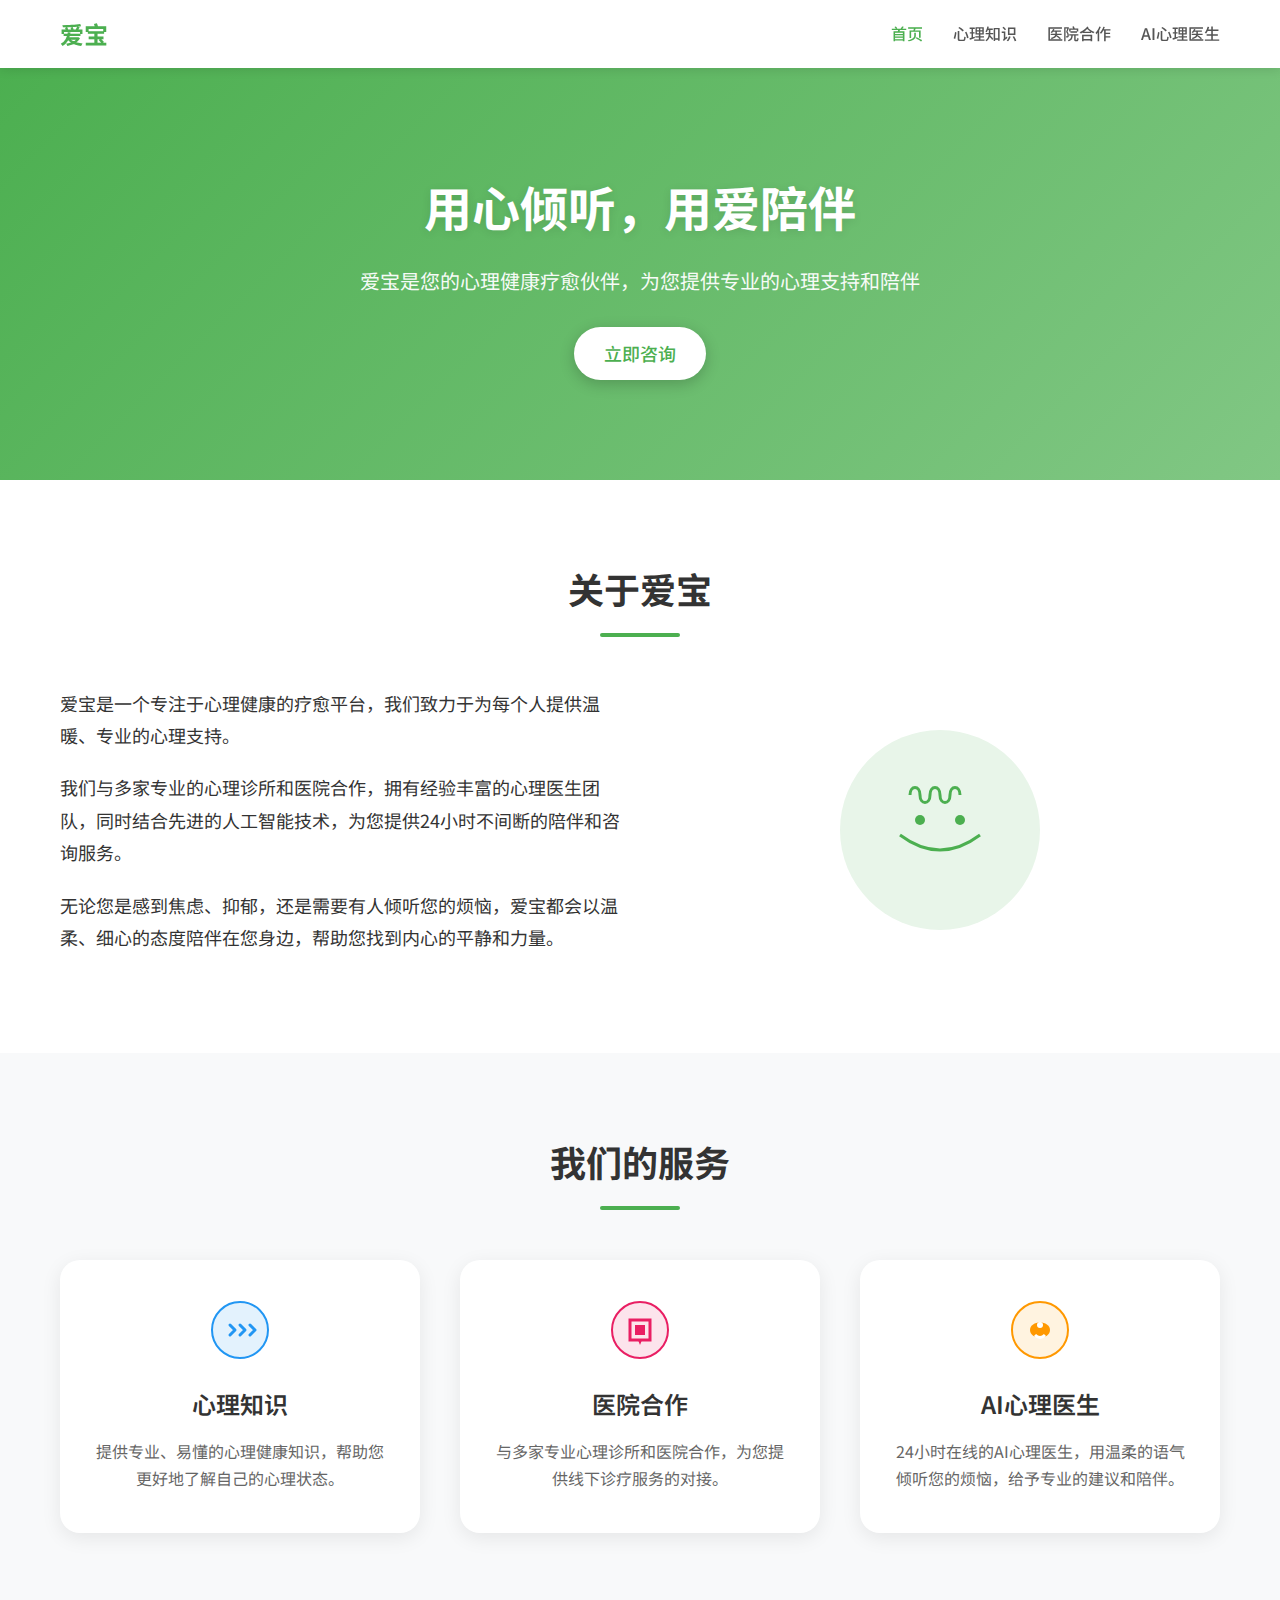
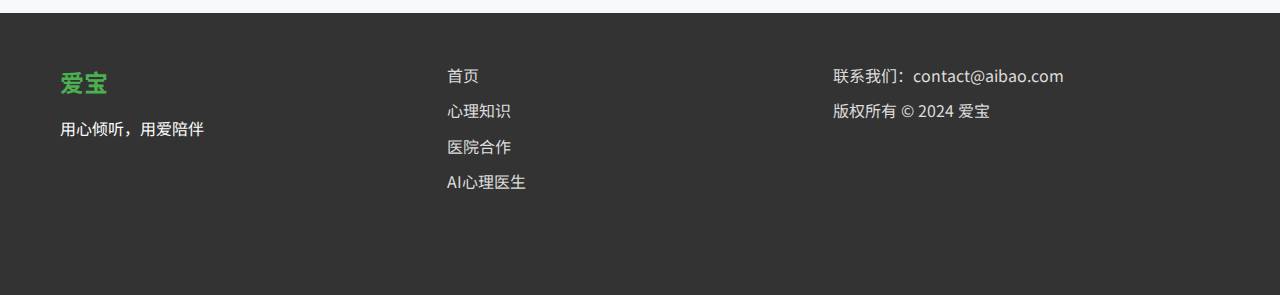
<file: index.html>
<!DOCTYPE html>
<html lang="zh-CN">
<head>
    <meta charset="UTF-8">
    <meta name="viewport" content="width=device-width, initial-scale=1.0">
    <title>爱宝 - 心理健康疗愈平台</title>
    <style>
/* 全局样式 */
* {
    margin: 0;
    padding: 0;
    box-sizing: border-box;
}

body {
    font-family: 'Noto Sans SC', sans-serif;
    line-height: 1.6;
    color: #333;
    background-color: #f8f9fa;
}

.container {
    max-width: 1200px;
    margin: 0 auto;
    padding: 0 20px;
}

/* 导航栏样式 */
.navbar {
    background-color: #ffffff;
    box-shadow: 0 2px 10px rgba(0, 0, 0, 0.1);
    position: sticky;
    top: 0;
    z-index: 1000;
}

.navbar .container {
    display: flex;
    justify-content: space-between;
    align-items: center;
    padding: 15px 20px;
}

.navbar-brand h1 {
    color: #4CAF50;
    font-size: 24px;
    font-weight: 700;
}

.navbar-nav {
    display: flex;
    list-style: none;
}

.nav-item {
    margin-left: 30px;
}

.nav-link {
    color: #555;
    text-decoration: none;
    font-size: 16px;
    font-weight: 500;
    transition: color 0.3s ease;
}

.nav-link:hover, .nav-link.active {
    color: #4CAF50;
}

/* 首页横幅样式 */
.hero {
    background: linear-gradient(135deg, #4CAF50 0%, #81C784 100%);
    color: white;
    padding: 100px 0;
    text-align: center;
}

.hero-content h2 {
    font-size: 48px;
    margin-bottom: 20px;
    font-weight: 700;
    text-shadow: 0 2px 10px rgba(0, 0, 0, 0.1);
}

.hero-content p {
    font-size: 20px;
    margin-bottom: 30px;
    max-width: 600px;
    margin-left: auto;
    margin-right: auto;
    opacity: 0.95;
}

.btn {
    display: inline-block;
    padding: 12px 30px;
    border: none;
    border-radius: 50px;
    font-size: 18px;
    font-weight: 500;
    text-decoration: none;
    cursor: pointer;
    transition: all 0.3s ease;
}

.btn-primary {
    background-color: white;
    color: #4CAF50;
    box-shadow: 0 4px 15px rgba(0, 0, 0, 0.2);
}

.btn-primary:hover {
    transform: translateY(-2px);
    box-shadow: 0 6px 20px rgba(0, 0, 0, 0.3);
}

/* 部分标题样式 */
.section-title {
    text-align: center;
    font-size: 36px;
    color: #333;
    margin-bottom: 50px;
    position: relative;
}

.section-title::after {
    content: '';
    display: block;
    width: 80px;
    height: 4px;
    background-color: #4CAF50;
    margin: 15px auto 0;
    border-radius: 2px;
}

/* 关于我们样式 */
.about {
    padding: 80px 0;
    background-color: white;
}

.about-content {
    display: flex;
    flex-wrap: wrap;
    justify-content: space-between;
    align-items: center;
}

.about-text {
    flex: 1;
    min-width: 300px;
    margin-right: 40px;
    font-size: 18px;
    line-height: 1.8;
}

.about-text p {
    margin-bottom: 20px;
}

.about-image {
    flex: 1;
    min-width: 300px;
    display: flex;
    justify-content: center;
}

.image-placeholder {
    display: flex;
    justify-content: center;
    align-items: center;
}

/* 功能模块样式 */
.features {
    padding: 80px 0;
    background-color: #f8f9fa;
}

.features-grid {
    display: grid;
    grid-template-columns: repeat(auto-fit, minmax(300px, 1fr));
    gap: 40px;
}

.feature-item {
    background-color: white;
    padding: 40px 30px;
    border-radius: 20px;
    text-align: center;
    box-shadow: 0 5px 20px rgba(0, 0, 0, 0.08);
    transition: transform 0.3s ease, box-shadow 0.3s ease;
}

.feature-item:hover {
    transform: translateY(-10px);
    box-shadow: 0 15px 35px rgba(0, 0, 0, 0.1);
}

.feature-icon {
    margin-bottom: 25px;
    display: flex;
    justify-content: center;
}

.feature-item h3 {
    font-size: 24px;
    color: #333;
    margin-bottom: 15px;
    font-weight: 600;
}

.feature-item p {
    color: #666;
    font-size: 16px;
    line-height: 1.7;
}

/* 页脚样式 */
.footer {
    background-color: #333;
    color: white;
    padding: 50px 0 30px;
}

.footer-content {
    display: flex;
    flex-wrap: wrap;
    justify-content: space-between;
    margin-bottom: 30px;
}

.footer-info, .footer-links, .footer-contact {
    flex: 1;
    min-width: 250px;
    margin-bottom: 30px;
}

.footer-info h3 {
    color: #4CAF50;
    font-size: 24px;
    margin-bottom: 15px;
}

.footer-links {
    display: flex;
    flex-direction: column;
}

.footer-links a {
    color: #ddd;
    text-decoration: none;
    margin-bottom: 10px;
    transition: color 0.3s ease;
}

.footer-links a:hover {
    color: #4CAF50;
}

.footer-contact p {
    margin-bottom: 10px;
    color: #ddd;
}

/* 心理知识页面样式 */
.knowledge {
    padding: 80px 0;
    background-color: white;
}

.knowledge-content {
    max-width: 800px;
    margin: 0 auto;
}

.knowledge-item {
    background-color: #f8f9fa;
    padding: 30px;
    border-radius: 15px;
    margin-bottom: 30px;
    box-shadow: 0 3px 15px rgba(0, 0, 0, 0.05);
}

.knowledge-item h3 {
    color: #4CAF50;
    font-size: 24px;
    margin-bottom: 15px;
}

.knowledge-item p {
    font-size: 16px;
    line-height: 1.8;
    color: #555;
}

/* 医院合作页面样式 */
.hospitals {
    padding: 80px 0;
    background-color: white;
}

.hospitals-grid {
    display: grid;
    grid-template-columns: repeat(auto-fit, minmax(250px, 1fr));
    gap: 30px;
}

.hospital-card {
    background-color: #f8f9fa;
    padding: 30px;
    border-radius: 15px;
    text-align: center;
    box-shadow: 0 3px 15px rgba(0, 0, 0, 0.05);
    transition: transform 0.3s ease;
}

.hospital-card:hover {
    transform: translateY(-5px);
}

.hospital-card h3 {
    color: #333;
    font-size: 20px;
    margin-bottom: 10px;
}

.hospital-card p {
    color: #666;
    font-size: 14px;
}

/* AI心理医生页面样式 */
.ai-doctor {
    padding: 80px 0;
    background-color: white;
}

.chat-container {
    max-width: 800px;
    margin: 0 auto;
    background-color: #f8f9fa;
    border-radius: 20px;
    box-shadow: 0 5px 20px rgba(0, 0, 0, 0.1);
    overflow: hidden;
}

.chat-header {
    background-color: #4CAF50;
    color: white;
    padding: 20px;
    text-align: center;
}

.chat-header h3 {
    font-size: 24px;
    margin-bottom: 5px;
}

.chat-header p {
    font-size: 14px;
    opacity: 0.9;
}

.chat-messages {
    height: 500px;
    overflow-y: auto;
    padding: 20px;
    display: flex;
    flex-direction: column;
}

.message {
    max-width: 70%;
    margin-bottom: 15px;
    padding: 15px 20px;
    border-radius: 20px;
    word-wrap: break-word;
}

.message.ai {
    background-color: #e8f5e9;
    color: #333;
    align-self: flex-start;
    border-bottom-left-radius: 5px;
}

.message.user {
    background-color: #4CAF50;
    color: white;
    align-self: flex-end;
    border-bottom-right-radius: 5px;
}

.chat-input {
    padding: 20px;
    background-color: #fff;
    border-top: 1px solid #e0e0e0;
}

.chat-input form {
    display: flex;
    gap: 10px;
}

.chat-input input {
    flex: 1;
    padding: 15px 20px;
    border: 1px solid #ddd;
    border-radius: 30px;
    font-size: 16px;
    outline: none;
    transition: border-color 0.3s ease;
}

.chat-input input:focus {
    border-color: #4CAF50;
}

.chat-input button {
    background-color: #4CAF50;
    color: white;
    border: none;
    padding: 15px 30px;
    border-radius: 30px;
    font-size: 16px;
    cursor: pointer;
    transition: background-color 0.3s ease;
}

.chat-input button:hover {
    background-color: #45a049;
}

/* 响应式设计 */
@media (max-width: 768px) {
    .navbar .container {
        flex-direction: column;
    }
    
    .navbar-nav {
        margin-top: 15px;
    }
    
    .nav-item {
        margin-left: 15px;
        margin-right: 15px;
    }
    
    .hero-content h2 {
        font-size: 36px;
    }
    
    .about-content {
        flex-direction: column;
    }
    
    .about-text {
        margin-right: 0;
        margin-bottom: 40px;
    }
    
    .features-grid {
        grid-template-columns: 1fr;
    }
    
    .message {
        max-width: 90%;
    }
}

@media (max-width: 480px) {
    .hero-content h2 {
        font-size: 28px;
    }
    
    .hero-content p {
        font-size: 16px;
    }
    
    .section-title {
        font-size: 28px;
    }
    
    .about-text {
        font-size: 16px;
    }
    
    .chat-messages {
        height: 400px;
    }
}

/* 滚动条样式 */
::-webkit-scrollbar {
    width: 8px;
}

::-webkit-scrollbar-track {
    background: #f1f1f1;
}

::-webkit-scrollbar-thumb {
    background: #888;
    border-radius: 4px;
}

::-webkit-scrollbar-thumb:hover {
    background: #555;
}
    </style>
    <link href="https://fonts.googleapis.com/css2?family=Noto+Sans+SC:wght@300;400;500;700&display=swap" rel="stylesheet">
</head>
<body>
    <!-- 导航栏 -->
    <nav class="navbar">
        <div class="container">
            <div class="navbar-brand">
                <h1>爱宝</h1>
            </div>
            <ul class="navbar-nav">
                <li class="nav-item"><a href="index.html" class="nav-link active">首页</a></li>
                <li class="nav-item"><a href="knowledge.html" class="nav-link">心理知识</a></li>
                <li class="nav-item"><a href="hospitals.html" class="nav-link">医院合作</a></li>
                <li class="nav-item"><a href="ai-doctor.html" class="nav-link">AI心理医生</a></li>
            </ul>
        </div>
    </nav>

    <!-- 首页横幅 -->
    <header class="hero">
        <div class="container">
            <div class="hero-content">
                <h2>用心倾听，用爱陪伴</h2>
                <p>爱宝是您的心理健康疗愈伙伴，为您提供专业的心理支持和陪伴</p>
                <a href="ai-doctor.html" class="btn btn-primary">立即咨询</a>
            </div>
        </div>
    </header>

    <!-- 爱宝介绍 -->
    <section class="about">
        <div class="container">
            <h2 class="section-title">关于爱宝</h2>
            <div class="about-content">
                <div class="about-text">
                    <p>爱宝是一个专注于心理健康的疗愈平台，我们致力于为每个人提供温暖、专业的心理支持。</p>
                    <p>我们与多家专业的心理诊所和医院合作，拥有经验丰富的心理医生团队，同时结合先进的人工智能技术，为您提供24小时不间断的陪伴和咨询服务。</p>
                    <p>无论您是感到焦虑、抑郁，还是需要有人倾听您的烦恼，爱宝都会以温柔、细心的态度陪伴在您身边，帮助您找到内心的平静和力量。</p>
                </div>
                <div class="about-image">
                    <div class="image-placeholder">
                        <svg width="300" height="250" viewBox="0 0 300 250" fill="none" xmlns="http://www.w3.org/2000/svg">
                            <circle cx="150" cy="125" r="100" fill="#E8F5E9"/>
                            <path d="M120 90 C120 80 130 80 130 90 C130 100 140 100 140 90 C140 80 150 80 150 90 C150 100 160 100 160 90 C160 80 170 80 170 90" stroke="#4CAF50" stroke-width="3" fill="none"/>
                            <path d="M110 130 Q150 160 190 130" stroke="#4CAF50" stroke-width="3" fill="none"/>
                            <circle cx="130" cy="115" r="5" fill="#4CAF50"/>
                            <circle cx="170" cy="115" r="5" fill="#4CAF50"/>
                        </svg>
                    </div>
                </div>
            </div>
        </div>
    </section>

    <!-- 主要功能 -->
    <section class="features">
        <div class="container">
            <h2 class="section-title">我们的服务</h2>
            <div class="features-grid">
                <div class="feature-item">
                    <div class="feature-icon">
                        <svg width="60" height="60" viewBox="0 0 60 60" fill="none" xmlns="http://www.w3.org/2000/svg">
                            <circle cx="30" cy="30" r="28" fill="#E3F2FD" stroke="#2196F3" stroke-width="2"/>
                            <path d="M20 25 L25 30 L20 35" stroke="#2196F3" stroke-width="3" stroke-linecap="round" stroke-linejoin="round"/>
                            <path d="M30 25 L35 30 L30 35" stroke="#2196F3" stroke-width="3" stroke-linecap="round" stroke-linejoin="round"/>
                            <path d="M40 25 L45 30 L40 35" stroke="#2196F3" stroke-width="3" stroke-linecap="round" stroke-linejoin="round"/>
                        </svg>
                    </div>
                    <h3>心理知识</h3>
                    <p>提供专业、易懂的心理健康知识，帮助您更好地了解自己的心理状态。</p>
                </div>
                <div class="feature-item">
                    <div class="feature-icon">
                        <svg width="60" height="60" viewBox="0 0 60 60" fill="none" xmlns="http://www.w3.org/2000/svg">
                            <circle cx="30" cy="30" r="28" fill="#FCE4EC" stroke="#E91E63" stroke-width="2"/>
                            <path d="M20 20 L40 20 L40 40 L20 40 Z" stroke="#E91E63" stroke-width="3" fill="none"/>
                            <path d="M25 25 L35 25 L35 35 L25 35 Z" fill="#E91E63"/>
                            <path d="M28 40 L32 40 L30 45 Z" fill="#E91E63"/>
                        </svg>
                    </div>
                    <h3>医院合作</h3>
                    <p>与多家专业心理诊所和医院合作，为您提供线下诊疗服务的对接。</p>
                </div>
                <div class="feature-item">
                    <div class="feature-icon">
                        <svg width="60" height="60" viewBox="0 0 60 60" fill="none" xmlns="http://www.w3.org/2000/svg">
                            <circle cx="30" cy="30" r="28" fill="#FFF3E0" stroke="#FF9800" stroke-width="2"/>
                            <path d="M20 30 C20 20 40 20 40 30 C40 40 20 40 20 30 Z" fill="#FF9800"/>
                            <circle cx="30" cy="25" r="3" fill="white"/>
                            <path d="M25 35 Q30 40 35 35" stroke="white" stroke-width="3" fill="none"/>
                        </svg>
                    </div>
                    <h3>AI心理医生</h3>
                    <p>24小时在线的AI心理医生，用温柔的语气倾听您的烦恼，给予专业的建议和陪伴。</p>
                </div>
            </div>
        </div>
    </section>

    <!-- 页脚 -->
    <footer class="footer">
        <div class="container">
            <div class="footer-content">
                <div class="footer-info">
                    <h3>爱宝</h3>
                    <p>用心倾听，用爱陪伴</p>
                </div>
                <div class="footer-links">
                    <a href="index.html">首页</a>
                    <a href="knowledge.html">心理知识</a>
                    <a href="hospitals.html">医院合作</a>
                    <a href="ai-doctor.html">AI心理医生</a>
                </div>
                <div class="footer-contact">
                    <p>联系我们：contact@aibao.com</p>
                    <p>版权所有 © 2024 爱宝</p>
                </div>
            </div>
        </div>
    </footer>

    <script>
// 导航栏活动状态管理
function setActiveNav() {
    const currentPage = window.location.pathname.split('/').pop() || 'index.html';
    const navLinks = document.querySelectorAll('.nav-link');
    
    navLinks.forEach(link => {
        const linkPage = link.getAttribute('href');
        if (linkPage === currentPage) {
            link.classList.add('active');
        } else {
            link.classList.remove('active');
        }
    });
}

// AI心理医生聊天功能
function initAIDoctor() {
    const chatMessages = document.getElementById('chat-messages');
    const chatForm = document.getElementById('chat-form');
    const chatInput = document.getElementById('chat-input');
    
    if (!chatMessages || !chatForm || !chatInput) return;
    
    // AI回复模板
    const aiResponses = {
        greetings: [
            '你好呀！我是爱宝，很高兴能和你聊天。最近过得怎么样呢？',
            '嗨~ 我是你的心理陪伴小助手爱宝，今天想和我聊聊什么呢？',
            '你好！我是爱宝，愿意倾听你的烦恼和快乐。'
        ],
        sad: [
            '听到你这么说，我真的很心疼。能告诉我更多一些吗？',
            '我能感受到你的难过，这种感觉一定很不好受。',
            '不要独自承受这些情绪，我会一直陪着你的。'
        ],
        anxiety: [
            '焦虑的感觉确实让人不安，让我们一起慢慢梳理一下，好吗？',
            '我能理解你的焦虑，试着深呼吸，慢慢来，我会陪着你。',
            '焦虑时不妨试着专注于当下的呼吸，让自己放松下来。'
        ],
        happy: [
            '看到你开心，我也感到很快乐！能和我分享更多细节吗？',
            '太棒了！快乐是需要分享的，谢谢你告诉我。',
            '你的笑容一定很灿烂，真希望能看到呢！'
        ],
        default: [
            '我在听呢，你可以继续说下去。',
            '谢谢你愿意和我分享这些。',
            '我能理解你的感受。',
            '听起来你有很多想法，我在这里陪着你。',
            '如果你愿意，可以告诉我更多关于这件事的情况。'
        ]
    };
    
    // 发送消息
    function sendMessage(text, isUser = true) {
        const messageDiv = document.createElement('div');
        messageDiv.classList.add('message');
        messageDiv.classList.add(isUser ? 'user' : 'ai');
        messageDiv.textContent = text;
        
        chatMessages.appendChild(messageDiv);
        chatMessages.scrollTop = chatMessages.scrollHeight;
    }
    
    // AI生成回复
    function generateAIResponse(userMessage) {
        const lowerMessage = userMessage.toLowerCase();
        
        if (lowerMessage.includes('你好') || lowerMessage.includes('嗨') || lowerMessage.includes('hello')) {
            return aiResponses.greetings[Math.floor(Math.random() * aiResponses.greetings.length)];
        }
        
        if (lowerMessage.includes('难过') || lowerMessage.includes('伤心') || lowerMessage.includes('不开心') || lowerMessage.includes('难过')) {
            return aiResponses.sad[Math.floor(Math.random() * aiResponses.sad.length)];
        }
        
        if (lowerMessage.includes('焦虑') || lowerMessage.includes('担心') || lowerMessage.includes('紧张') || lowerMessage.includes('害怕')) {
            return aiResponses.anxiety[Math.floor(Math.random() * aiResponses.anxiety.length)];
        }
        
        if (lowerMessage.includes('开心') || lowerMessage.includes('快乐') || lowerMessage.includes('高兴') || lowerMessage.includes('棒')) {
            return aiResponses.happy[Math.floor(Math.random() * aiResponses.happy.length)];
        }
        
        return aiResponses.default[Math.floor(Math.random() * aiResponses.default.length)];
    }
    
    // 处理表单提交
    chatForm.addEventListener('submit', (e) => {
        e.preventDefault();
        
        const userMessage = chatInput.value.trim();
        if (!userMessage) return;
        
        // 发送用户消息
        sendMessage(userMessage, true);
        chatInput.value = '';
        
        // AI回复
        setTimeout(() => {
            const aiResponse = generateAIResponse(userMessage);
            sendMessage(aiResponse, false);
        }, 1000);
    });
    
    // 初始欢迎消息
    setTimeout(() => {
        sendMessage('你好呀！我是爱宝，你的心理陪伴小助手。无论你有什么烦恼或开心的事，都可以和我分享哦~', false);
    }, 500);
}

// 页面加载完成后初始化
window.addEventListener('DOMContentLoaded', () => {
    setActiveNav();
    initAIDoctor();
});
    </script>
</body>
</html>
</file>
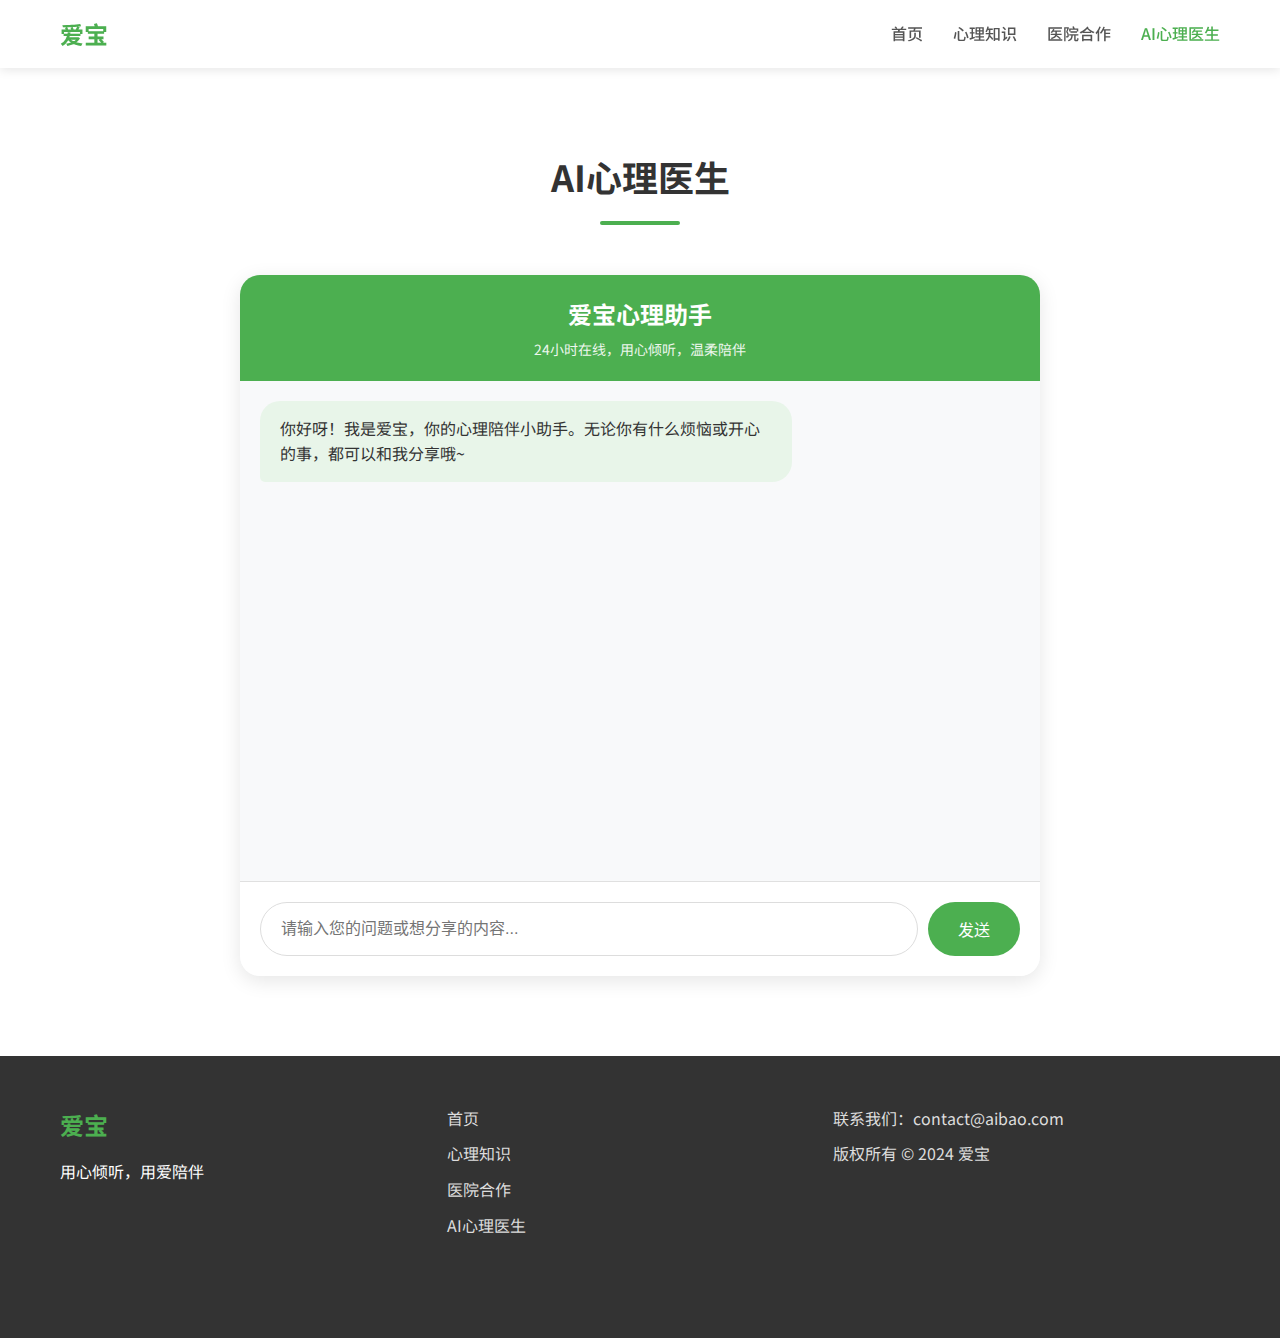
<file: ai-doctor.html>
<!DOCTYPE html>
<html lang="zh-CN">
<head>
    <meta charset="UTF-8">
    <meta name="viewport" content="width=device-width, initial-scale=1.0">
    <title>AI心理医生 - 爱宝</title>
    <style>
/* 全局样式 */
* {
    margin: 0;
    padding: 0;
    box-sizing: border-box;
}

body {
    font-family: 'Noto Sans SC', sans-serif;
    line-height: 1.6;
    color: #333;
    background-color: #f8f9fa;
}

.container {
    max-width: 1200px;
    margin: 0 auto;
    padding: 0 20px;
}

/* 导航栏样式 */
.navbar {
    background-color: #ffffff;
    box-shadow: 0 2px 10px rgba(0, 0, 0, 0.1);
    position: sticky;
    top: 0;
    z-index: 1000;
}

.navbar .container {
    display: flex;
    justify-content: space-between;
    align-items: center;
    padding: 15px 20px;
}

.navbar-brand h1 {
    color: #4CAF50;
    font-size: 24px;
    font-weight: 700;
}

.navbar-nav {
    display: flex;
    list-style: none;
}

.nav-item {
    margin-left: 30px;
}

.nav-link {
    color: #555;
    text-decoration: none;
    font-size: 16px;
    font-weight: 500;
    transition: color 0.3s ease;
}

.nav-link:hover, .nav-link.active {
    color: #4CAF50;
}

/* 首页横幅样式 */
.hero {
    background: linear-gradient(135deg, #4CAF50 0%, #81C784 100%);
    color: white;
    padding: 100px 0;
    text-align: center;
}

.hero-content h2 {
    font-size: 48px;
    margin-bottom: 20px;
    font-weight: 700;
    text-shadow: 0 2px 10px rgba(0, 0, 0, 0.1);
}

.hero-content p {
    font-size: 20px;
    margin-bottom: 30px;
    max-width: 600px;
    margin-left: auto;
    margin-right: auto;
    opacity: 0.95;
}

.btn {
    display: inline-block;
    padding: 12px 30px;
    border: none;
    border-radius: 50px;
    font-size: 18px;
    font-weight: 500;
    text-decoration: none;
    cursor: pointer;
    transition: all 0.3s ease;
}

.btn-primary {
    background-color: white;
    color: #4CAF50;
    box-shadow: 0 4px 15px rgba(0, 0, 0, 0.2);
}

.btn-primary:hover {
    transform: translateY(-2px);
    box-shadow: 0 6px 20px rgba(0, 0, 0, 0.3);
}

/* 部分标题样式 */
.section-title {
    text-align: center;
    font-size: 36px;
    color: #333;
    margin-bottom: 50px;
    position: relative;
}

.section-title::after {
    content: '';
    display: block;
    width: 80px;
    height: 4px;
    background-color: #4CAF50;
    margin: 15px auto 0;
    border-radius: 2px;
}

/* 关于我们样式 */
.about {
    padding: 80px 0;
    background-color: white;
}

.about-content {
    display: flex;
    flex-wrap: wrap;
    justify-content: space-between;
    align-items: center;
}

.about-text {
    flex: 1;
    min-width: 300px;
    margin-right: 40px;
    font-size: 18px;
    line-height: 1.8;
}

.about-text p {
    margin-bottom: 20px;
}

.about-image {
    flex: 1;
    min-width: 300px;
    display: flex;
    justify-content: center;
}

.image-placeholder {
    display: flex;
    justify-content: center;
    align-items: center;
}

/* 功能模块样式 */
.features {
    padding: 80px 0;
    background-color: #f8f9fa;
}

.features-grid {
    display: grid;
    grid-template-columns: repeat(auto-fit, minmax(300px, 1fr));
    gap: 40px;
}

.feature-item {
    background-color: white;
    padding: 40px 30px;
    border-radius: 20px;
    text-align: center;
    box-shadow: 0 5px 20px rgba(0, 0, 0, 0.08);
    transition: transform 0.3s ease, box-shadow 0.3s ease;
}

.feature-item:hover {
    transform: translateY(-10px);
    box-shadow: 0 15px 35px rgba(0, 0, 0, 0.1);
}

.feature-icon {
    margin-bottom: 25px;
    display: flex;
    justify-content: center;
}

.feature-item h3 {
    font-size: 24px;
    color: #333;
    margin-bottom: 15px;
    font-weight: 600;
}

.feature-item p {
    color: #666;
    font-size: 16px;
    line-height: 1.7;
}

/* 页脚样式 */
.footer {
    background-color: #333;
    color: white;
    padding: 50px 0 30px;
}

.footer-content {
    display: flex;
    flex-wrap: wrap;
    justify-content: space-between;
    margin-bottom: 30px;
}

.footer-info, .footer-links, .footer-contact {
    flex: 1;
    min-width: 250px;
    margin-bottom: 30px;
}

.footer-info h3 {
    color: #4CAF50;
    font-size: 24px;
    margin-bottom: 15px;
}

.footer-links {
    display: flex;
    flex-direction: column;
}

.footer-links a {
    color: #ddd;
    text-decoration: none;
    margin-bottom: 10px;
    transition: color 0.3s ease;
}

.footer-links a:hover {
    color: #4CAF50;
}

.footer-contact p {
    margin-bottom: 10px;
    color: #ddd;
}

/* 心理知识页面样式 */
.knowledge {
    padding: 80px 0;
    background-color: white;
}

.knowledge-content {
    max-width: 800px;
    margin: 0 auto;
}

.knowledge-item {
    background-color: #f8f9fa;
    padding: 30px;
    border-radius: 15px;
    margin-bottom: 30px;
    box-shadow: 0 3px 15px rgba(0, 0, 0, 0.05);
}

.knowledge-item h3 {
    color: #4CAF50;
    font-size: 24px;
    margin-bottom: 15px;
}

.knowledge-item p {
    font-size: 16px;
    line-height: 1.8;
    color: #555;
}

/* 医院合作页面样式 */
.hospitals {
    padding: 80px 0;
    background-color: white;
}

.hospitals-grid {
    display: grid;
    grid-template-columns: repeat(auto-fit, minmax(250px, 1fr));
    gap: 30px;
}

.hospital-card {
    background-color: #f8f9fa;
    padding: 30px;
    border-radius: 15px;
    text-align: center;
    box-shadow: 0 3px 15px rgba(0, 0, 0, 0.05);
    transition: transform 0.3s ease;
}

.hospital-card:hover {
    transform: translateY(-5px);
}

.hospital-card h3 {
    color: #333;
    font-size: 20px;
    margin-bottom: 10px;
}

.hospital-card p {
    color: #666;
    font-size: 14px;
}

/* AI心理医生页面样式 */
.ai-doctor {
    padding: 80px 0;
    background-color: white;
}

.chat-container {
    max-width: 800px;
    margin: 0 auto;
    background-color: #f8f9fa;
    border-radius: 20px;
    box-shadow: 0 5px 20px rgba(0, 0, 0, 0.1);
    overflow: hidden;
}

.chat-header {
    background-color: #4CAF50;
    color: white;
    padding: 20px;
    text-align: center;
}

.chat-header h3 {
    font-size: 24px;
    margin-bottom: 5px;
}

.chat-header p {
    font-size: 14px;
    opacity: 0.9;
}

.chat-messages {
    height: 500px;
    overflow-y: auto;
    padding: 20px;
    display: flex;
    flex-direction: column;
}

.message {
    max-width: 70%;
    margin-bottom: 15px;
    padding: 15px 20px;
    border-radius: 20px;
    word-wrap: break-word;
}

.message.ai {
    background-color: #e8f5e9;
    color: #333;
    align-self: flex-start;
    border-bottom-left-radius: 5px;
}

.message.user {
    background-color: #4CAF50;
    color: white;
    align-self: flex-end;
    border-bottom-right-radius: 5px;
}

.chat-input {
    padding: 20px;
    background-color: #fff;
    border-top: 1px solid #e0e0e0;
}

.chat-input form {
    display: flex;
    gap: 10px;
}

.chat-input input {
    flex: 1;
    padding: 15px 20px;
    border: 1px solid #ddd;
    border-radius: 30px;
    font-size: 16px;
    outline: none;
    transition: border-color 0.3s ease;
}

.chat-input input:focus {
    border-color: #4CAF50;
}

.chat-input button {
    background-color: #4CAF50;
    color: white;
    border: none;
    padding: 15px 30px;
    border-radius: 30px;
    font-size: 16px;
    cursor: pointer;
    transition: background-color 0.3s ease;
}

.chat-input button:hover {
    background-color: #45a049;
}

/* 响应式设计 */
@media (max-width: 768px) {
    .navbar .container {
        flex-direction: column;
    }
    
    .navbar-nav {
        margin-top: 15px;
    }
    
    .nav-item {
        margin-left: 15px;
        margin-right: 15px;
    }
    
    .hero-content h2 {
        font-size: 36px;
    }
    
    .about-content {
        flex-direction: column;
    }
    
    .about-text {
        margin-right: 0;
        margin-bottom: 40px;
    }
    
    .features-grid {
        grid-template-columns: 1fr;
    }
    
    .message {
        max-width: 90%;
    }
}

@media (max-width: 480px) {
    .hero-content h2 {
        font-size: 28px;
    }
    
    .hero-content p {
        font-size: 16px;
    }
    
    .section-title {
        font-size: 28px;
    }
    
    .about-text {
        font-size: 16px;
    }
    
    .chat-messages {
        height: 400px;
    }
}

/* 滚动条样式 */
::-webkit-scrollbar {
    width: 8px;
}

::-webkit-scrollbar-track {
    background: #f1f1f1;
}

::-webkit-scrollbar-thumb {
    background: #888;
    border-radius: 4px;
}

::-webkit-scrollbar-thumb:hover {
    background: #555;
}
    </style>
    <link href="https://fonts.googleapis.com/css2?family=Noto+Sans+SC:wght@300;400;500;700&display=swap" rel="stylesheet">
</head>
<body>
    <!-- 导航栏 -->
    <nav class="navbar">
        <div class="container">
            <div class="navbar-brand">
                <h1>爱宝</h1>
            </div>
            <ul class="navbar-nav">
                <li class="nav-item"><a href="index.html" class="nav-link">首页</a></li>
                <li class="nav-item"><a href="knowledge.html" class="nav-link">心理知识</a></li>
                <li class="nav-item"><a href="hospitals.html" class="nav-link">医院合作</a></li>
                <li class="nav-item"><a href="ai-doctor.html" class="nav-link active">AI心理医生</a></li>
            </ul>
        </div>
    </nav>

    <!-- AI心理医生页面 -->
    <section class="ai-doctor">
        <div class="container">
            <h2 class="section-title">AI心理医生</h2>
            <div class="chat-container">
                <!-- 聊天头部 -->
                <div class="chat-header">
                    <h3>爱宝心理助手</h3>
                    <p>24小时在线，用心倾听，温柔陪伴</p>
                </div>

                <!-- 聊天消息区域 -->
                <div id="chat-messages" class="chat-messages">
                    <!-- 消息将通过JavaScript动态添加 -->
                </div>

                <!-- 聊天输入区域 -->
                <div class="chat-input">
                    <form id="chat-form">
                        <input type="text" id="chat-input" placeholder="请输入您的问题或想分享的内容..." required>
                        <button type="submit">发送</button>
                    </form>
                </div>
            </div>
        </div>
    </section>

    <!-- 页脚 -->
    <footer class="footer">
        <div class="container">
            <div class="footer-content">
                <div class="footer-info">
                    <h3>爱宝</h3>
                    <p>用心倾听，用爱陪伴</p>
                </div>
                <div class="footer-links">
                    <a href="index.html">首页</a>
                    <a href="knowledge.html">心理知识</a>
                    <a href="hospitals.html">医院合作</a>
                    <a href="ai-doctor.html">AI心理医生</a>
                </div>
                <div class="footer-contact">
                    <p>联系我们：contact@aibao.com</p>
                    <p>版权所有 © 2024 爱宝</p>
                </div>
            </div>
        </div>
    </footer>

    <script>
// 导航栏活动状态管理
function setActiveNav() {
    const currentPage = window.location.pathname.split('/').pop() || 'index.html';
    const navLinks = document.querySelectorAll('.nav-link');
    
    navLinks.forEach(link => {
        const linkPage = link.getAttribute('href');
        if (linkPage === currentPage) {
            link.classList.add('active');
        } else {
            link.classList.remove('active');
        }
    });
}

// AI心理医生聊天功能
function initAIDoctor() {
    const chatMessages = document.getElementById('chat-messages');
    const chatForm = document.getElementById('chat-form');
    const chatInput = document.getElementById('chat-input');
    
    if (!chatMessages || !chatForm || !chatInput) return;
    
    // AI回复模板
    const aiResponses = {
        greetings: [
            '你好呀！我是爱宝，很高兴能和你聊天。最近过得怎么样呢？',
            '嗨~ 我是你的心理陪伴小助手爱宝，今天想和我聊聊什么呢？',
            '你好！我是爱宝，愿意倾听你的烦恼和快乐。'
        ],
        sad: [
            '听到你这么说，我真的很心疼。能告诉我更多一些吗？',
            '我能感受到你的难过，这种感觉一定很不好受。',
            '不要独自承受这些情绪，我会一直陪着你的。'
        ],
        anxiety: [
            '焦虑的感觉确实让人不安，让我们一起慢慢梳理一下，好吗？',
            '我能理解你的焦虑，试着深呼吸，慢慢来，我会陪着你。',
            '焦虑时不妨试着专注于当下的呼吸，让自己放松下来。'
        ],
        happy: [
            '看到你开心，我也感到很快乐！能和我分享更多细节吗？',
            '太棒了！快乐是需要分享的，谢谢你告诉我。',
            '你的笑容一定很灿烂，真希望能看到呢！'
        ],
        default: [
            '我在听呢，你可以继续说下去。',
            '谢谢你愿意和我分享这些。',
            '我能理解你的感受。',
            '听起来你有很多想法，我在这里陪着你。',
            '如果你愿意，可以告诉我更多关于这件事的情况。'
        ]
    };
    
    // 发送消息
    function sendMessage(text, isUser = true) {
        const messageDiv = document.createElement('div');
        messageDiv.classList.add('message');
        messageDiv.classList.add(isUser ? 'user' : 'ai');
        messageDiv.textContent = text;
        
        chatMessages.appendChild(messageDiv);
        chatMessages.scrollTop = chatMessages.scrollHeight;
    }
    
    // AI生成回复
    function generateAIResponse(userMessage) {
        const lowerMessage = userMessage.toLowerCase();
        
        if (lowerMessage.includes('你好') || lowerMessage.includes('嗨') || lowerMessage.includes('hello')) {
            return aiResponses.greetings[Math.floor(Math.random() * aiResponses.greetings.length)];
        }
        
        if (lowerMessage.includes('难过') || lowerMessage.includes('伤心') || lowerMessage.includes('不开心') || lowerMessage.includes('难过')) {
            return aiResponses.sad[Math.floor(Math.random() * aiResponses.sad.length)];
        }
        
        if (lowerMessage.includes('焦虑') || lowerMessage.includes('担心') || lowerMessage.includes('紧张') || lowerMessage.includes('害怕')) {
            return aiResponses.anxiety[Math.floor(Math.random() * aiResponses.anxiety.length)];
        }
        
        if (lowerMessage.includes('开心') || lowerMessage.includes('快乐') || lowerMessage.includes('高兴') || lowerMessage.includes('棒')) {
            return aiResponses.happy[Math.floor(Math.random() * aiResponses.happy.length)];
        }
        
        return aiResponses.default[Math.floor(Math.random() * aiResponses.default.length)];
    }
    
    // 处理表单提交
    chatForm.addEventListener('submit', (e) => {
        e.preventDefault();
        
        const userMessage = chatInput.value.trim();
        if (!userMessage) return;
        
        // 发送用户消息
        sendMessage(userMessage, true);
        chatInput.value = '';
        
        // AI回复
        setTimeout(() => {
            const aiResponse = generateAIResponse(userMessage);
            sendMessage(aiResponse, false);
        }, 1000);
    });
    
    // 初始欢迎消息
    setTimeout(() => {
        sendMessage('你好呀！我是爱宝，你的心理陪伴小助手。无论你有什么烦恼或开心的事，都可以和我分享哦~', false);
    }, 500);
}

// 页面加载完成后初始化
window.addEventListener('DOMContentLoaded', () => {
    setActiveNav();
    initAIDoctor();
});
    </script>
</body>
</html>
</file>
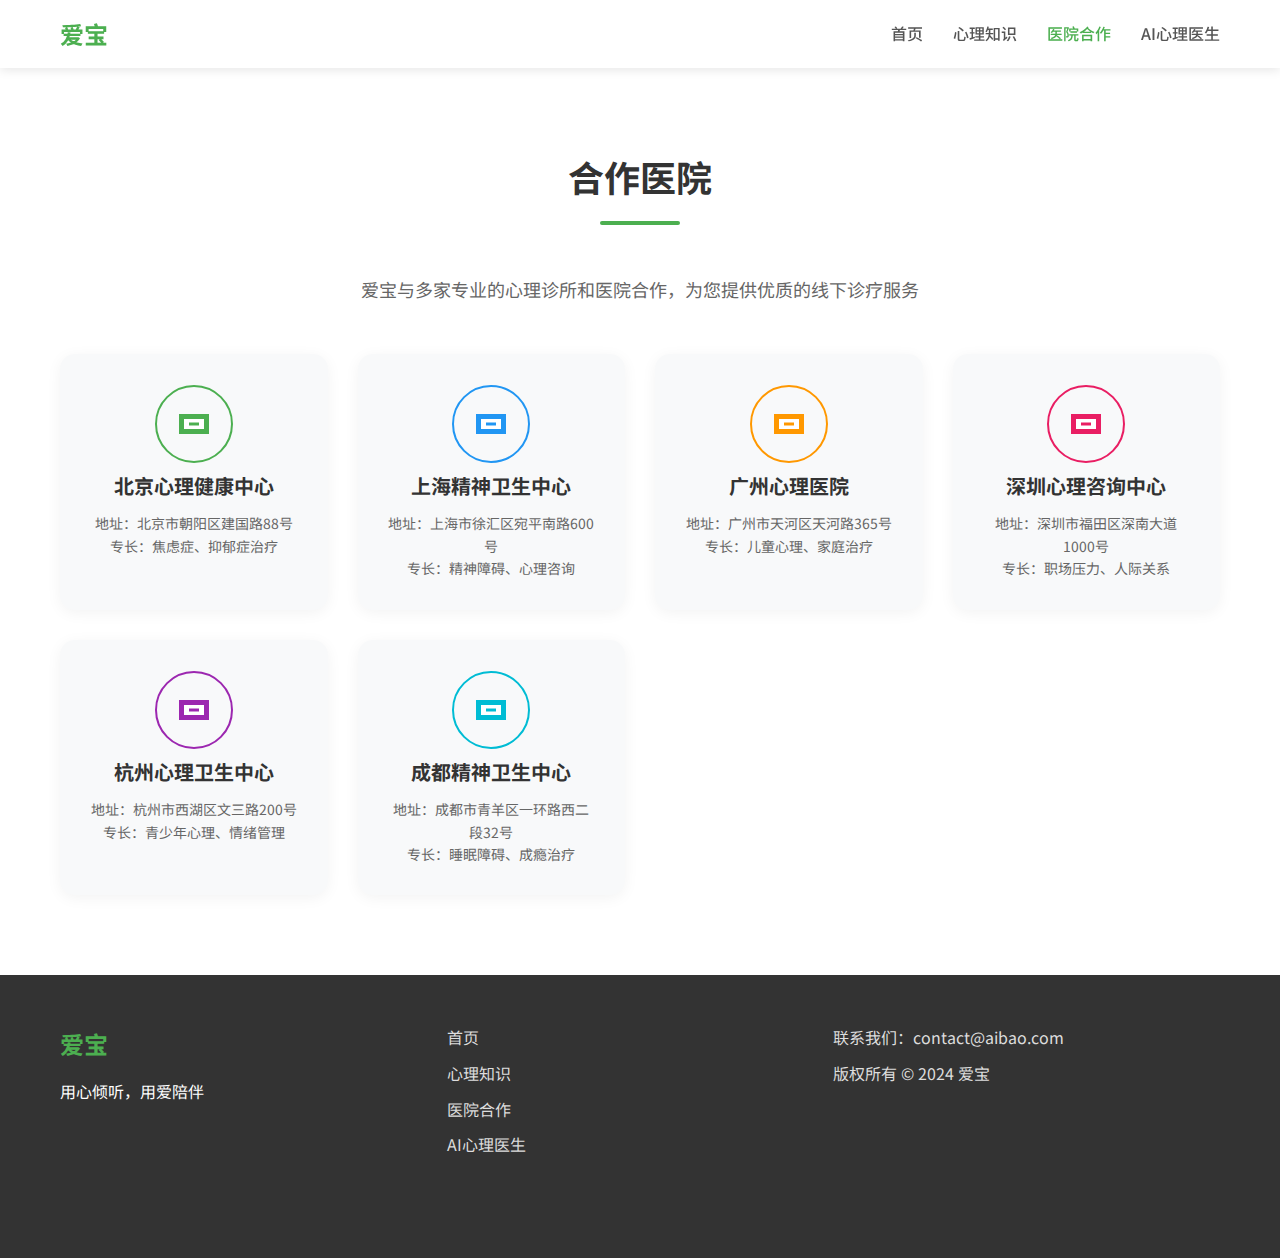
<file: hospitals.html>
<!DOCTYPE html>
<html lang="zh-CN">
<head>
    <meta charset="UTF-8">
    <meta name="viewport" content="width=device-width, initial-scale=1.0">
    <title>医院合作 - 爱宝</title>
    <style>
/* 全局样式 */
* {
    margin: 0;
    padding: 0;
    box-sizing: border-box;
}

body {
    font-family: 'Noto Sans SC', sans-serif;
    line-height: 1.6;
    color: #333;
    background-color: #f8f9fa;
}

.container {
    max-width: 1200px;
    margin: 0 auto;
    padding: 0 20px;
}

/* 导航栏样式 */
.navbar {
    background-color: #ffffff;
    box-shadow: 0 2px 10px rgba(0, 0, 0, 0.1);
    position: sticky;
    top: 0;
    z-index: 1000;
}

.navbar .container {
    display: flex;
    justify-content: space-between;
    align-items: center;
    padding: 15px 20px;
}

.navbar-brand h1 {
    color: #4CAF50;
    font-size: 24px;
    font-weight: 700;
}

.navbar-nav {
    display: flex;
    list-style: none;
}

.nav-item {
    margin-left: 30px;
}

.nav-link {
    color: #555;
    text-decoration: none;
    font-size: 16px;
    font-weight: 500;
    transition: color 0.3s ease;
}

.nav-link:hover, .nav-link.active {
    color: #4CAF50;
}

/* 首页横幅样式 */
.hero {
    background: linear-gradient(135deg, #4CAF50 0%, #81C784 100%);
    color: white;
    padding: 100px 0;
    text-align: center;
}

.hero-content h2 {
    font-size: 48px;
    margin-bottom: 20px;
    font-weight: 700;
    text-shadow: 0 2px 10px rgba(0, 0, 0, 0.1);
}

.hero-content p {
    font-size: 20px;
    margin-bottom: 30px;
    max-width: 600px;
    margin-left: auto;
    margin-right: auto;
    opacity: 0.95;
}

.btn {
    display: inline-block;
    padding: 12px 30px;
    border: none;
    border-radius: 50px;
    font-size: 18px;
    font-weight: 500;
    text-decoration: none;
    cursor: pointer;
    transition: all 0.3s ease;
}

.btn-primary {
    background-color: white;
    color: #4CAF50;
    box-shadow: 0 4px 15px rgba(0, 0, 0, 0.2);
}

.btn-primary:hover {
    transform: translateY(-2px);
    box-shadow: 0 6px 20px rgba(0, 0, 0, 0.3);
}

/* 部分标题样式 */
.section-title {
    text-align: center;
    font-size: 36px;
    color: #333;
    margin-bottom: 50px;
    position: relative;
}

.section-title::after {
    content: '';
    display: block;
    width: 80px;
    height: 4px;
    background-color: #4CAF50;
    margin: 15px auto 0;
    border-radius: 2px;
}

/* 关于我们样式 */
.about {
    padding: 80px 0;
    background-color: white;
}

.about-content {
    display: flex;
    flex-wrap: wrap;
    justify-content: space-between;
    align-items: center;
}

.about-text {
    flex: 1;
    min-width: 300px;
    margin-right: 40px;
    font-size: 18px;
    line-height: 1.8;
}

.about-text p {
    margin-bottom: 20px;
}

.about-image {
    flex: 1;
    min-width: 300px;
    display: flex;
    justify-content: center;
}

.image-placeholder {
    display: flex;
    justify-content: center;
    align-items: center;
}

/* 功能模块样式 */
.features {
    padding: 80px 0;
    background-color: #f8f9fa;
}

.features-grid {
    display: grid;
    grid-template-columns: repeat(auto-fit, minmax(300px, 1fr));
    gap: 40px;
}

.feature-item {
    background-color: white;
    padding: 40px 30px;
    border-radius: 20px;
    text-align: center;
    box-shadow: 0 5px 20px rgba(0, 0, 0, 0.08);
    transition: transform 0.3s ease, box-shadow 0.3s ease;
}

.feature-item:hover {
    transform: translateY(-10px);
    box-shadow: 0 15px 35px rgba(0, 0, 0, 0.1);
}

.feature-icon {
    margin-bottom: 25px;
    display: flex;
    justify-content: center;
}

.feature-item h3 {
    font-size: 24px;
    color: #333;
    margin-bottom: 15px;
    font-weight: 600;
}

.feature-item p {
    color: #666;
    font-size: 16px;
    line-height: 1.7;
}

/* 页脚样式 */
.footer {
    background-color: #333;
    color: white;
    padding: 50px 0 30px;
}

.footer-content {
    display: flex;
    flex-wrap: wrap;
    justify-content: space-between;
    margin-bottom: 30px;
}

.footer-info, .footer-links, .footer-contact {
    flex: 1;
    min-width: 250px;
    margin-bottom: 30px;
}

.footer-info h3 {
    color: #4CAF50;
    font-size: 24px;
    margin-bottom: 15px;
}

.footer-links {
    display: flex;
    flex-direction: column;
}

.footer-links a {
    color: #ddd;
    text-decoration: none;
    margin-bottom: 10px;
    transition: color 0.3s ease;
}

.footer-links a:hover {
    color: #4CAF50;
}

.footer-contact p {
    margin-bottom: 10px;
    color: #ddd;
}

/* 心理知识页面样式 */
.knowledge {
    padding: 80px 0;
    background-color: white;
}

.knowledge-content {
    max-width: 800px;
    margin: 0 auto;
}

.knowledge-item {
    background-color: #f8f9fa;
    padding: 30px;
    border-radius: 15px;
    margin-bottom: 30px;
    box-shadow: 0 3px 15px rgba(0, 0, 0, 0.05);
}

.knowledge-item h3 {
    color: #4CAF50;
    font-size: 24px;
    margin-bottom: 15px;
}

.knowledge-item p {
    font-size: 16px;
    line-height: 1.8;
    color: #555;
}

/* 医院合作页面样式 */
.hospitals {
    padding: 80px 0;
    background-color: white;
}

.hospitals-grid {
    display: grid;
    grid-template-columns: repeat(auto-fit, minmax(250px, 1fr));
    gap: 30px;
}

.hospital-card {
    background-color: #f8f9fa;
    padding: 30px;
    border-radius: 15px;
    text-align: center;
    box-shadow: 0 3px 15px rgba(0, 0, 0, 0.05);
    transition: transform 0.3s ease;
}

.hospital-card:hover {
    transform: translateY(-5px);
}

.hospital-card h3 {
    color: #333;
    font-size: 20px;
    margin-bottom: 10px;
}

.hospital-card p {
    color: #666;
    font-size: 14px;
}

/* AI心理医生页面样式 */
.ai-doctor {
    padding: 80px 0;
    background-color: white;
}

.chat-container {
    max-width: 800px;
    margin: 0 auto;
    background-color: #f8f9fa;
    border-radius: 20px;
    box-shadow: 0 5px 20px rgba(0, 0, 0, 0.1);
    overflow: hidden;
}

.chat-header {
    background-color: #4CAF50;
    color: white;
    padding: 20px;
    text-align: center;
}

.chat-header h3 {
    font-size: 24px;
    margin-bottom: 5px;
}

.chat-header p {
    font-size: 14px;
    opacity: 0.9;
}

.chat-messages {
    height: 500px;
    overflow-y: auto;
    padding: 20px;
    display: flex;
    flex-direction: column;
}

.message {
    max-width: 70%;
    margin-bottom: 15px;
    padding: 15px 20px;
    border-radius: 20px;
    word-wrap: break-word;
}

.message.ai {
    background-color: #e8f5e9;
    color: #333;
    align-self: flex-start;
    border-bottom-left-radius: 5px;
}

.message.user {
    background-color: #4CAF50;
    color: white;
    align-self: flex-end;
    border-bottom-right-radius: 5px;
}

.chat-input {
    padding: 20px;
    background-color: #fff;
    border-top: 1px solid #e0e0e0;
}

.chat-input form {
    display: flex;
    gap: 10px;
}

.chat-input input {
    flex: 1;
    padding: 15px 20px;
    border: 1px solid #ddd;
    border-radius: 30px;
    font-size: 16px;
    outline: none;
    transition: border-color 0.3s ease;
}

.chat-input input:focus {
    border-color: #4CAF50;
}

.chat-input button {
    background-color: #4CAF50;
    color: white;
    border: none;
    padding: 15px 30px;
    border-radius: 30px;
    font-size: 16px;
    cursor: pointer;
    transition: background-color 0.3s ease;
}

.chat-input button:hover {
    background-color: #45a049;
}

/* 响应式设计 */
@media (max-width: 768px) {
    .navbar .container {
        flex-direction: column;
    }
    
    .navbar-nav {
        margin-top: 15px;
    }
    
    .nav-item {
        margin-left: 15px;
        margin-right: 15px;
    }
    
    .hero-content h2 {
        font-size: 36px;
    }
    
    .about-content {
        flex-direction: column;
    }
    
    .about-text {
        margin-right: 0;
        margin-bottom: 40px;
    }
    
    .features-grid {
        grid-template-columns: 1fr;
    }
    
    .message {
        max-width: 90%;
    }
}

@media (max-width: 480px) {
    .hero-content h2 {
        font-size: 28px;
    }
    
    .hero-content p {
        font-size: 16px;
    }
    
    .section-title {
        font-size: 28px;
    }
    
    .about-text {
        font-size: 16px;
    }
    
    .chat-messages {
        height: 400px;
    }
}

/* 滚动条样式 */
::-webkit-scrollbar {
    width: 8px;
}

::-webkit-scrollbar-track {
    background: #f1f1f1;
}

::-webkit-scrollbar-thumb {
    background: #888;
    border-radius: 4px;
}

::-webkit-scrollbar-thumb:hover {
    background: #555;
}
    </style>
    <link href="https://fonts.googleapis.com/css2?family=Noto+Sans+SC:wght@300;400;500;700&display=swap" rel="stylesheet">
</head>
<body>
    <!-- 导航栏 -->
    <nav class="navbar">
        <div class="container">
            <div class="navbar-brand">
                <h1>爱宝</h1>
            </div>
            <ul class="navbar-nav">
                <li class="nav-item"><a href="index.html" class="nav-link">首页</a></li>
                <li class="nav-item"><a href="knowledge.html" class="nav-link">心理知识</a></li>
                <li class="nav-item"><a href="hospitals.html" class="nav-link active">医院合作</a></li>
                <li class="nav-item"><a href="ai-doctor.html" class="nav-link">AI心理医生</a></li>
            </ul>
        </div>
    </nav>

    <!-- 医院合作页面 -->
    <section class="hospitals">
        <div class="container">
            <h2 class="section-title">合作医院</h2>
            <p class="section-description" style="text-align: center; color: #666; margin-bottom: 50px; font-size: 18px;">
                爱宝与多家专业的心理诊所和医院合作，为您提供优质的线下诊疗服务
            </p>
            <div class="hospitals-grid">
                <div class="hospital-card">
                    <div class="hospital-icon">
                        <svg width="80" height="80" viewBox="0 0 80 80" fill="none" xmlns="http://www.w3.org/2000/svg">
                            <circle cx="40" cy="40" r="38" stroke="#4CAF50" stroke-width="2"/>
                            <path d="M25 30 L55 30 L55 50 L25 50 Z" fill="#4CAF50"/>
                            <path d="M30 35 L50 35 L50 45 L30 45 Z" fill="white"/>
                            <path d="M35 40 L45 40" stroke="#4CAF50" stroke-width="3"/>
                        </svg>
                    </div>
                    <h3>北京心理健康中心</h3>
                    <p>地址：北京市朝阳区建国路88号<br>专长：焦虑症、抑郁症治疗</p>
                </div>

                <div class="hospital-card">
                    <div class="hospital-icon">
                        <svg width="80" height="80" viewBox="0 0 80 80" fill="none" xmlns="http://www.w3.org/2000/svg">
                            <circle cx="40" cy="40" r="38" stroke="#2196F3" stroke-width="2"/>
                            <path d="M25 30 L55 30 L55 50 L25 50 Z" fill="#2196F3"/>
                            <path d="M30 35 L50 35 L50 45 L30 45 Z" fill="white"/>
                            <path d="M35 40 L45 40" stroke="#2196F3" stroke-width="3"/>
                        </svg>
                    </div>
                    <h3>上海精神卫生中心</h3>
                    <p>地址：上海市徐汇区宛平南路600号<br>专长：精神障碍、心理咨询</p>
                </div>

                <div class="hospital-card">
                    <div class="hospital-icon">
                        <svg width="80" height="80" viewBox="0 0 80 80" fill="none" xmlns="http://www.w3.org/2000/svg">
                            <circle cx="40" cy="40" r="38" stroke="#FF9800" stroke-width="2"/>
                            <path d="M25 30 L55 30 L55 50 L25 50 Z" fill="#FF9800"/>
                            <path d="M30 35 L50 35 L50 45 L30 45 Z" fill="white"/>
                            <path d="M35 40 L45 40" stroke="#FF9800" stroke-width="3"/>
                        </svg>
                    </div>
                    <h3>广州心理医院</h3>
                    <p>地址：广州市天河区天河路365号<br>专长：儿童心理、家庭治疗</p>
                </div>

                <div class="hospital-card">
                    <div class="hospital-icon">
                        <svg width="80" height="80" viewBox="0 0 80 80" fill="none" xmlns="http://www.w3.org/2000/svg">
                            <circle cx="40" cy="40" r="38" stroke="#E91E63" stroke-width="2"/>
                            <path d="M25 30 L55 30 L55 50 L25 50 Z" fill="#E91E63"/>
                            <path d="M30 35 L50 35 L50 45 L30 45 Z" fill="white"/>
                            <path d="M35 40 L45 40" stroke="#E91E63" stroke-width="3"/>
                        </svg>
                    </div>
                    <h3>深圳心理咨询中心</h3>
                    <p>地址：深圳市福田区深南大道1000号<br>专长：职场压力、人际关系</p>
                </div>

                <div class="hospital-card">
                    <div class="hospital-icon">
                        <svg width="80" height="80" viewBox="0 0 80 80" fill="none" xmlns="http://www.w3.org/2000/svg">
                            <circle cx="40" cy="40" r="38" stroke="#9C27B0" stroke-width="2"/>
                            <path d="M25 30 L55 30 L55 50 L25 50 Z" fill="#9C27B0"/>
                            <path d="M30 35 L50 35 L50 45 L30 45 Z" fill="white"/>
                            <path d="M35 40 L45 40" stroke="#9C27B0" stroke-width="3"/>
                        </svg>
                    </div>
                    <h3>杭州心理卫生中心</h3>
                    <p>地址：杭州市西湖区文三路200号<br>专长：青少年心理、情绪管理</p>
                </div>

                <div class="hospital-card">
                    <div class="hospital-icon">
                        <svg width="80" height="80" viewBox="0 0 80 80" fill="none" xmlns="http://www.w3.org/2000/svg">
                            <circle cx="40" cy="40" r="38" stroke="#00BCD4" stroke-width="2"/>
                            <path d="M25 30 L55 30 L55 50 L25 50 Z" fill="#00BCD4"/>
                            <path d="M30 35 L50 35 L50 45 L30 45 Z" fill="white"/>
                            <path d="M35 40 L45 40" stroke="#00BCD4" stroke-width="3"/>
                        </svg>
                    </div>
                    <h3>成都精神卫生中心</h3>
                    <p>地址：成都市青羊区一环路西二段32号<br>专长：睡眠障碍、成瘾治疗</p>
                </div>
            </div>
        </div>
    </section>

    <!-- 页脚 -->
    <footer class="footer">
        <div class="container">
            <div class="footer-content">
                <div class="footer-info">
                    <h3>爱宝</h3>
                    <p>用心倾听，用爱陪伴</p>
                </div>
                <div class="footer-links">
                    <a href="index.html">首页</a>
                    <a href="knowledge.html">心理知识</a>
                    <a href="hospitals.html">医院合作</a>
                    <a href="ai-doctor.html">AI心理医生</a>
                </div>
                <div class="footer-contact">
                    <p>联系我们：contact@aibao.com</p>
                    <p>版权所有 © 2024 爱宝</p>
                </div>
            </div>
        </div>
    </footer>

    <script>
// 导航栏活动状态管理
function setActiveNav() {
    const currentPage = window.location.pathname.split('/').pop() || 'index.html';
    const navLinks = document.querySelectorAll('.nav-link');
    
    navLinks.forEach(link => {
        const linkPage = link.getAttribute('href');
        if (linkPage === currentPage) {
            link.classList.add('active');
        } else {
            link.classList.remove('active');
        }
    });
}

// AI心理医生聊天功能
function initAIDoctor() {
    const chatMessages = document.getElementById('chat-messages');
    const chatForm = document.getElementById('chat-form');
    const chatInput = document.getElementById('chat-input');
    
    if (!chatMessages || !chatForm || !chatInput) return;
    
    // AI回复模板
    const aiResponses = {
        greetings: [
            '你好呀！我是爱宝，很高兴能和你聊天。最近过得怎么样呢？',
            '嗨~ 我是你的心理陪伴小助手爱宝，今天想和我聊聊什么呢？',
            '你好！我是爱宝，愿意倾听你的烦恼和快乐。'
        ],
        sad: [
            '听到你这么说，我真的很心疼。能告诉我更多一些吗？',
            '我能感受到你的难过，这种感觉一定很不好受。',
            '不要独自承受这些情绪，我会一直陪着你的。'
        ],
        anxiety: [
            '焦虑的感觉确实让人不安，让我们一起慢慢梳理一下，好吗？',
            '我能理解你的焦虑，试着深呼吸，慢慢来，我会陪着你。',
            '焦虑时不妨试着专注于当下的呼吸，让自己放松下来。'
        ],
        happy: [
            '看到你开心，我也感到很快乐！能和我分享更多细节吗？',
            '太棒了！快乐是需要分享的，谢谢你告诉我。',
            '你的笑容一定很灿烂，真希望能看到呢！'
        ],
        default: [
            '我在听呢，你可以继续说下去。',
            '谢谢你愿意和我分享这些。',
            '我能理解你的感受。',
            '听起来你有很多想法，我在这里陪着你。',
            '如果你愿意，可以告诉我更多关于这件事的情况。'
        ]
    };
    
    // 发送消息
    function sendMessage(text, isUser = true) {
        const messageDiv = document.createElement('div');
        messageDiv.classList.add('message');
        messageDiv.classList.add(isUser ? 'user' : 'ai');
        messageDiv.textContent = text;
        
        chatMessages.appendChild(messageDiv);
        chatMessages.scrollTop = chatMessages.scrollHeight;
    }
    
    // AI生成回复
    function generateAIResponse(userMessage) {
        const lowerMessage = userMessage.toLowerCase();
        
        if (lowerMessage.includes('你好') || lowerMessage.includes('嗨') || lowerMessage.includes('hello')) {
            return aiResponses.greetings[Math.floor(Math.random() * aiResponses.greetings.length)];
        }
        
        if (lowerMessage.includes('难过') || lowerMessage.includes('伤心') || lowerMessage.includes('不开心') || lowerMessage.includes('难过')) {
            return aiResponses.sad[Math.floor(Math.random() * aiResponses.sad.length)];
        }
        
        if (lowerMessage.includes('焦虑') || lowerMessage.includes('担心') || lowerMessage.includes('紧张') || lowerMessage.includes('害怕')) {
            return aiResponses.anxiety[Math.floor(Math.random() * aiResponses.anxiety.length)];
        }
        
        if (lowerMessage.includes('开心') || lowerMessage.includes('快乐') || lowerMessage.includes('高兴') || lowerMessage.includes('棒')) {
            return aiResponses.happy[Math.floor(Math.random() * aiResponses.happy.length)];
        }
        
        return aiResponses.default[Math.floor(Math.random() * aiResponses.default.length)];
    }
    
    // 处理表单提交
    chatForm.addEventListener('submit', (e) => {
        e.preventDefault();
        
        const userMessage = chatInput.value.trim();
        if (!userMessage) return;
        
        // 发送用户消息
        sendMessage(userMessage, true);
        chatInput.value = '';
        
        // AI回复
        setTimeout(() => {
            const aiResponse = generateAIResponse(userMessage);
            sendMessage(aiResponse, false);
        }, 1000);
    });
    
    // 初始欢迎消息
    setTimeout(() => {
        sendMessage('你好呀！我是爱宝，你的心理陪伴小助手。无论你有什么烦恼或开心的事，都可以和我分享哦~', false);
    }, 500);
}

// 页面加载完成后初始化
window.addEventListener('DOMContentLoaded', () => {
    setActiveNav();
    initAIDoctor();
});
    </script>
</body>
</html>
</file>
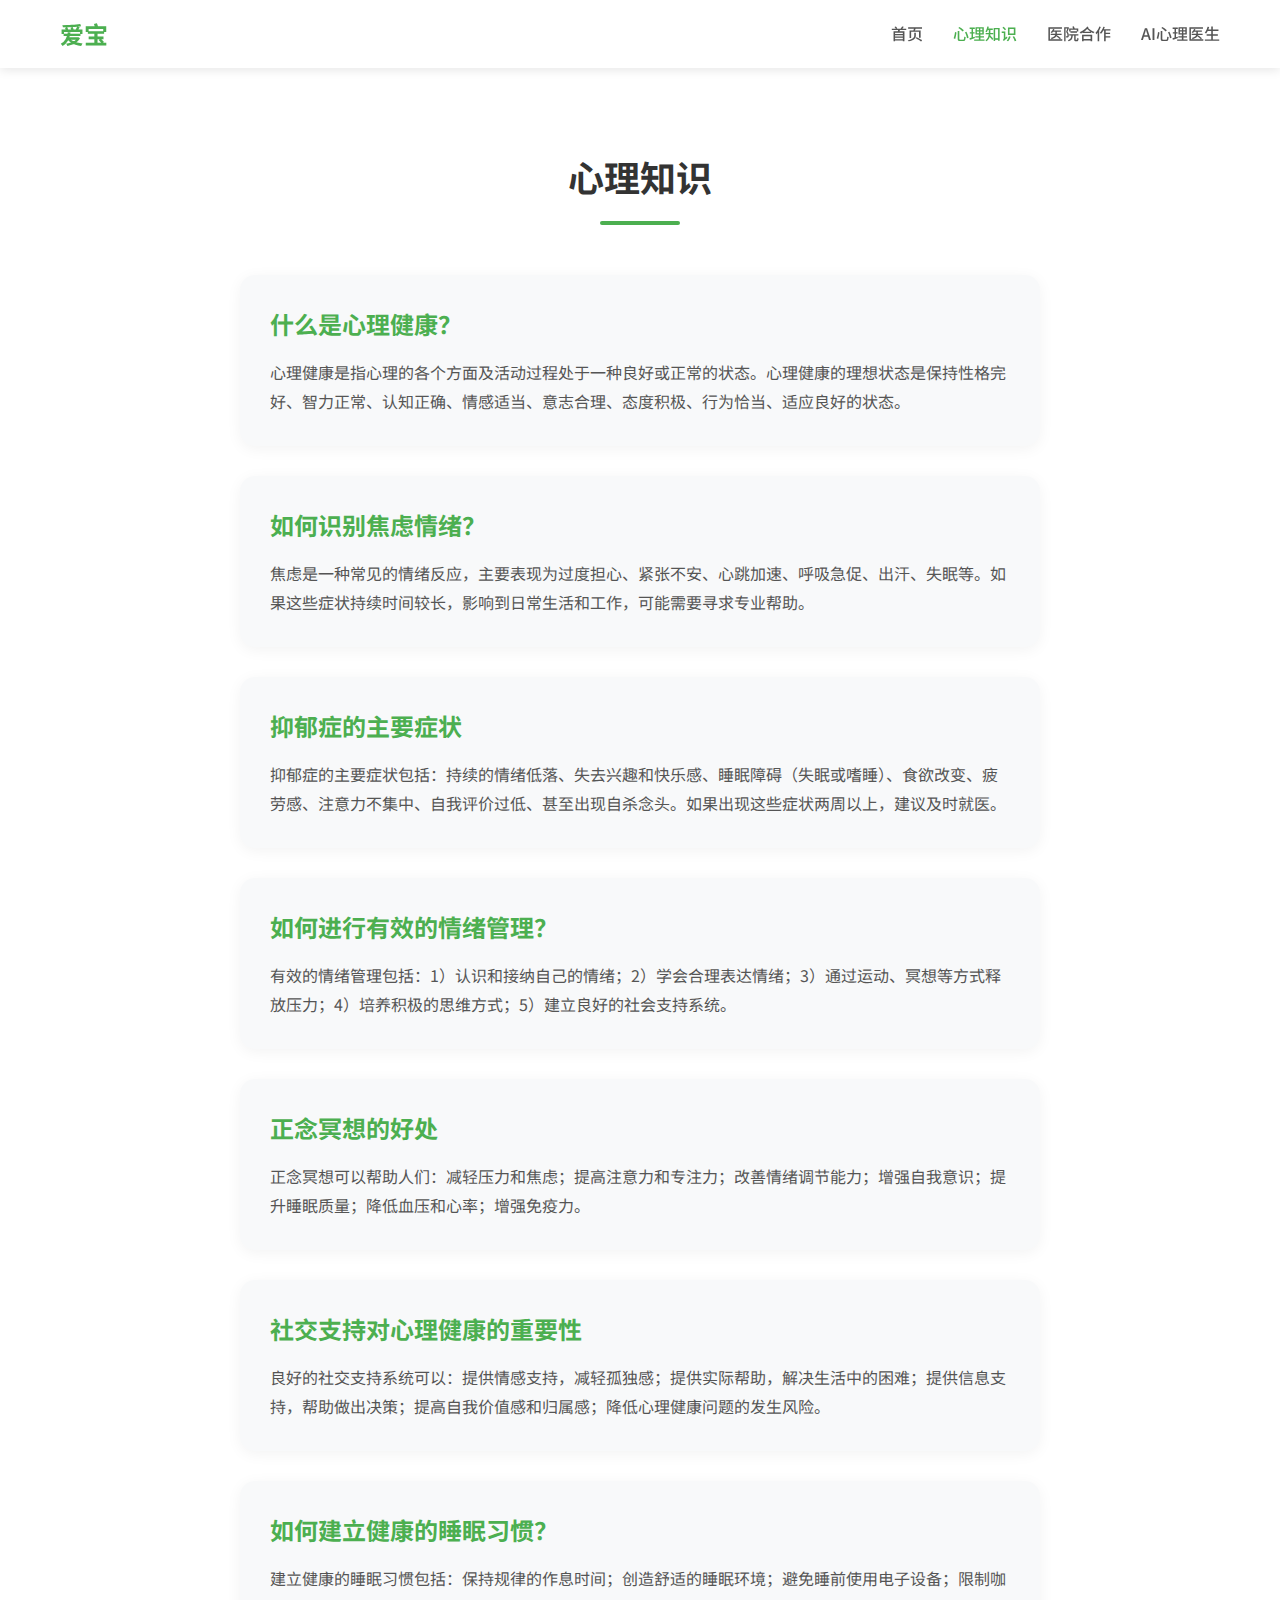
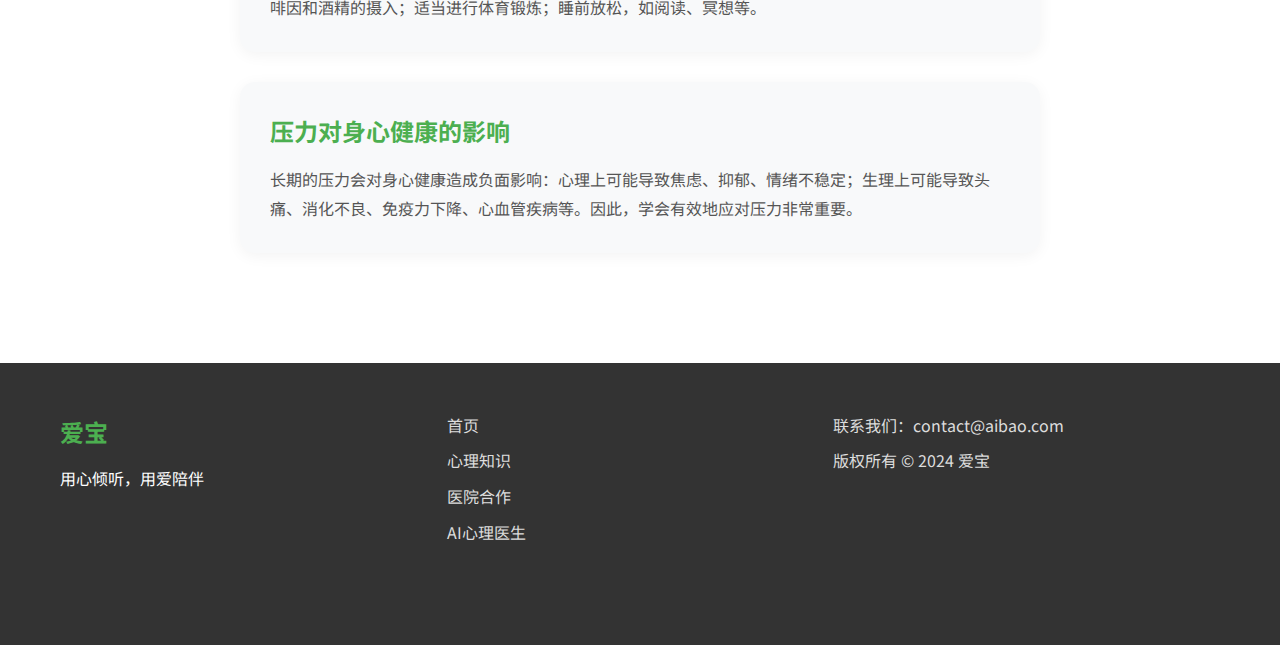
<file: knowledge.html>
<!DOCTYPE html>
<html lang="zh-CN">
<head>
    <meta charset="UTF-8">
    <meta name="viewport" content="width=device-width, initial-scale=1.0">
    <title>心理知识 - 爱宝</title>
    <style>
/* 全局样式 */
* {
    margin: 0;
    padding: 0;
    box-sizing: border-box;
}

body {
    font-family: 'Noto Sans SC', sans-serif;
    line-height: 1.6;
    color: #333;
    background-color: #f8f9fa;
}

.container {
    max-width: 1200px;
    margin: 0 auto;
    padding: 0 20px;
}

/* 导航栏样式 */
.navbar {
    background-color: #ffffff;
    box-shadow: 0 2px 10px rgba(0, 0, 0, 0.1);
    position: sticky;
    top: 0;
    z-index: 1000;
}

.navbar .container {
    display: flex;
    justify-content: space-between;
    align-items: center;
    padding: 15px 20px;
}

.navbar-brand h1 {
    color: #4CAF50;
    font-size: 24px;
    font-weight: 700;
}

.navbar-nav {
    display: flex;
    list-style: none;
}

.nav-item {
    margin-left: 30px;
}

.nav-link {
    color: #555;
    text-decoration: none;
    font-size: 16px;
    font-weight: 500;
    transition: color 0.3s ease;
}

.nav-link:hover, .nav-link.active {
    color: #4CAF50;
}

/* 首页横幅样式 */
.hero {
    background: linear-gradient(135deg, #4CAF50 0%, #81C784 100%);
    color: white;
    padding: 100px 0;
    text-align: center;
}

.hero-content h2 {
    font-size: 48px;
    margin-bottom: 20px;
    font-weight: 700;
    text-shadow: 0 2px 10px rgba(0, 0, 0, 0.1);
}

.hero-content p {
    font-size: 20px;
    margin-bottom: 30px;
    max-width: 600px;
    margin-left: auto;
    margin-right: auto;
    opacity: 0.95;
}

.btn {
    display: inline-block;
    padding: 12px 30px;
    border: none;
    border-radius: 50px;
    font-size: 18px;
    font-weight: 500;
    text-decoration: none;
    cursor: pointer;
    transition: all 0.3s ease;
}

.btn-primary {
    background-color: white;
    color: #4CAF50;
    box-shadow: 0 4px 15px rgba(0, 0, 0, 0.2);
}

.btn-primary:hover {
    transform: translateY(-2px);
    box-shadow: 0 6px 20px rgba(0, 0, 0, 0.3);
}

/* 部分标题样式 */
.section-title {
    text-align: center;
    font-size: 36px;
    color: #333;
    margin-bottom: 50px;
    position: relative;
}

.section-title::after {
    content: '';
    display: block;
    width: 80px;
    height: 4px;
    background-color: #4CAF50;
    margin: 15px auto 0;
    border-radius: 2px;
}

/* 关于我们样式 */
.about {
    padding: 80px 0;
    background-color: white;
}

.about-content {
    display: flex;
    flex-wrap: wrap;
    justify-content: space-between;
    align-items: center;
}

.about-text {
    flex: 1;
    min-width: 300px;
    margin-right: 40px;
    font-size: 18px;
    line-height: 1.8;
}

.about-text p {
    margin-bottom: 20px;
}

.about-image {
    flex: 1;
    min-width: 300px;
    display: flex;
    justify-content: center;
}

.image-placeholder {
    display: flex;
    justify-content: center;
    align-items: center;
}

/* 功能模块样式 */
.features {
    padding: 80px 0;
    background-color: #f8f9fa;
}

.features-grid {
    display: grid;
    grid-template-columns: repeat(auto-fit, minmax(300px, 1fr));
    gap: 40px;
}

.feature-item {
    background-color: white;
    padding: 40px 30px;
    border-radius: 20px;
    text-align: center;
    box-shadow: 0 5px 20px rgba(0, 0, 0, 0.08);
    transition: transform 0.3s ease, box-shadow 0.3s ease;
}

.feature-item:hover {
    transform: translateY(-10px);
    box-shadow: 0 15px 35px rgba(0, 0, 0, 0.1);
}

.feature-icon {
    margin-bottom: 25px;
    display: flex;
    justify-content: center;
}

.feature-item h3 {
    font-size: 24px;
    color: #333;
    margin-bottom: 15px;
    font-weight: 600;
}

.feature-item p {
    color: #666;
    font-size: 16px;
    line-height: 1.7;
}

/* 页脚样式 */
.footer {
    background-color: #333;
    color: white;
    padding: 50px 0 30px;
}

.footer-content {
    display: flex;
    flex-wrap: wrap;
    justify-content: space-between;
    margin-bottom: 30px;
}

.footer-info, .footer-links, .footer-contact {
    flex: 1;
    min-width: 250px;
    margin-bottom: 30px;
}

.footer-info h3 {
    color: #4CAF50;
    font-size: 24px;
    margin-bottom: 15px;
}

.footer-links {
    display: flex;
    flex-direction: column;
}

.footer-links a {
    color: #ddd;
    text-decoration: none;
    margin-bottom: 10px;
    transition: color 0.3s ease;
}

.footer-links a:hover {
    color: #4CAF50;
}

.footer-contact p {
    margin-bottom: 10px;
    color: #ddd;
}

/* 心理知识页面样式 */
.knowledge {
    padding: 80px 0;
    background-color: white;
}

.knowledge-content {
    max-width: 800px;
    margin: 0 auto;
}

.knowledge-item {
    background-color: #f8f9fa;
    padding: 30px;
    border-radius: 15px;
    margin-bottom: 30px;
    box-shadow: 0 3px 15px rgba(0, 0, 0, 0.05);
}

.knowledge-item h3 {
    color: #4CAF50;
    font-size: 24px;
    margin-bottom: 15px;
}

.knowledge-item p {
    font-size: 16px;
    line-height: 1.8;
    color: #555;
}

/* 医院合作页面样式 */
.hospitals {
    padding: 80px 0;
    background-color: white;
}

.hospitals-grid {
    display: grid;
    grid-template-columns: repeat(auto-fit, minmax(250px, 1fr));
    gap: 30px;
}

.hospital-card {
    background-color: #f8f9fa;
    padding: 30px;
    border-radius: 15px;
    text-align: center;
    box-shadow: 0 3px 15px rgba(0, 0, 0, 0.05);
    transition: transform 0.3s ease;
}

.hospital-card:hover {
    transform: translateY(-5px);
}

.hospital-card h3 {
    color: #333;
    font-size: 20px;
    margin-bottom: 10px;
}

.hospital-card p {
    color: #666;
    font-size: 14px;
}

/* AI心理医生页面样式 */
.ai-doctor {
    padding: 80px 0;
    background-color: white;
}

.chat-container {
    max-width: 800px;
    margin: 0 auto;
    background-color: #f8f9fa;
    border-radius: 20px;
    box-shadow: 0 5px 20px rgba(0, 0, 0, 0.1);
    overflow: hidden;
}

.chat-header {
    background-color: #4CAF50;
    color: white;
    padding: 20px;
    text-align: center;
}

.chat-header h3 {
    font-size: 24px;
    margin-bottom: 5px;
}

.chat-header p {
    font-size: 14px;
    opacity: 0.9;
}

.chat-messages {
    height: 500px;
    overflow-y: auto;
    padding: 20px;
    display: flex;
    flex-direction: column;
}

.message {
    max-width: 70%;
    margin-bottom: 15px;
    padding: 15px 20px;
    border-radius: 20px;
    word-wrap: break-word;
}

.message.ai {
    background-color: #e8f5e9;
    color: #333;
    align-self: flex-start;
    border-bottom-left-radius: 5px;
}

.message.user {
    background-color: #4CAF50;
    color: white;
    align-self: flex-end;
    border-bottom-right-radius: 5px;
}

.chat-input {
    padding: 20px;
    background-color: #fff;
    border-top: 1px solid #e0e0e0;
}

.chat-input form {
    display: flex;
    gap: 10px;
}

.chat-input input {
    flex: 1;
    padding: 15px 20px;
    border: 1px solid #ddd;
    border-radius: 30px;
    font-size: 16px;
    outline: none;
    transition: border-color 0.3s ease;
}

.chat-input input:focus {
    border-color: #4CAF50;
}

.chat-input button {
    background-color: #4CAF50;
    color: white;
    border: none;
    padding: 15px 30px;
    border-radius: 30px;
    font-size: 16px;
    cursor: pointer;
    transition: background-color 0.3s ease;
}

.chat-input button:hover {
    background-color: #45a049;
}

/* 响应式设计 */
@media (max-width: 768px) {
    .navbar .container {
        flex-direction: column;
    }
    
    .navbar-nav {
        margin-top: 15px;
    }
    
    .nav-item {
        margin-left: 15px;
        margin-right: 15px;
    }
    
    .hero-content h2 {
        font-size: 36px;
    }
    
    .about-content {
        flex-direction: column;
    }
    
    .about-text {
        margin-right: 0;
        margin-bottom: 40px;
    }
    
    .features-grid {
        grid-template-columns: 1fr;
    }
    
    .message {
        max-width: 90%;
    }
}

@media (max-width: 480px) {
    .hero-content h2 {
        font-size: 28px;
    }
    
    .hero-content p {
        font-size: 16px;
    }
    
    .section-title {
        font-size: 28px;
    }
    
    .about-text {
        font-size: 16px;
    }
    
    .chat-messages {
        height: 400px;
    }
}

/* 滚动条样式 */
::-webkit-scrollbar {
    width: 8px;
}

::-webkit-scrollbar-track {
    background: #f1f1f1;
}

::-webkit-scrollbar-thumb {
    background: #888;
    border-radius: 4px;
}

::-webkit-scrollbar-thumb:hover {
    background: #555;
}
    </style>
    <link href="https://fonts.googleapis.com/css2?family=Noto+Sans+SC:wght@300;400;500;700&display=swap" rel="stylesheet">
</head>
<body>
    <!-- 导航栏 -->
    <nav class="navbar">
        <div class="container">
            <div class="navbar-brand">
                <h1>爱宝</h1>
            </div>
            <ul class="navbar-nav">
                <li class="nav-item"><a href="index.html" class="nav-link">首页</a></li>
                <li class="nav-item"><a href="knowledge.html" class="nav-link active">心理知识</a></li>
                <li class="nav-item"><a href="hospitals.html" class="nav-link">医院合作</a></li>
                <li class="nav-item"><a href="ai-doctor.html" class="nav-link">AI心理医生</a></li>
            </ul>
        </div>
    </nav>

    <!-- 心理知识页面 -->
    <section class="knowledge">
        <div class="container">
            <h2 class="section-title">心理知识</h2>
            <div class="knowledge-content">
                <div class="knowledge-item">
                    <h3>什么是心理健康？</h3>
                    <p>心理健康是指心理的各个方面及活动过程处于一种良好或正常的状态。心理健康的理想状态是保持性格完好、智力正常、认知正确、情感适当、意志合理、态度积极、行为恰当、适应良好的状态。</p>
                </div>

                <div class="knowledge-item">
                    <h3>如何识别焦虑情绪？</h3>
                    <p>焦虑是一种常见的情绪反应，主要表现为过度担心、紧张不安、心跳加速、呼吸急促、出汗、失眠等。如果这些症状持续时间较长，影响到日常生活和工作，可能需要寻求专业帮助。</p>
                </div>

                <div class="knowledge-item">
                    <h3>抑郁症的主要症状</h3>
                    <p>抑郁症的主要症状包括：持续的情绪低落、失去兴趣和快乐感、睡眠障碍（失眠或嗜睡）、食欲改变、疲劳感、注意力不集中、自我评价过低、甚至出现自杀念头。如果出现这些症状两周以上，建议及时就医。</p>
                </div>

                <div class="knowledge-item">
                    <h3>如何进行有效的情绪管理？</h3>
                    <p>有效的情绪管理包括：1）认识和接纳自己的情绪；2）学会合理表达情绪；3）通过运动、冥想等方式释放压力；4）培养积极的思维方式；5）建立良好的社会支持系统。</p>
                </div>

                <div class="knowledge-item">
                    <h3>正念冥想的好处</h3>
                    <p>正念冥想可以帮助人们：减轻压力和焦虑；提高注意力和专注力；改善情绪调节能力；增强自我意识；提升睡眠质量；降低血压和心率；增强免疫力。</p>
                </div>

                <div class="knowledge-item">
                    <h3>社交支持对心理健康的重要性</h3>
                    <p>良好的社交支持系统可以：提供情感支持，减轻孤独感；提供实际帮助，解决生活中的困难；提供信息支持，帮助做出决策；提高自我价值感和归属感；降低心理健康问题的发生风险。</p>
                </div>

                <div class="knowledge-item">
                    <h3>如何建立健康的睡眠习惯？</h3>
                    <p>建立健康的睡眠习惯包括：保持规律的作息时间；创造舒适的睡眠环境；避免睡前使用电子设备；限制咖啡因和酒精的摄入；适当进行体育锻炼；睡前放松，如阅读、冥想等。</p>
                </div>

                <div class="knowledge-item">
                    <h3>压力对身心健康的影响</h3>
                    <p>长期的压力会对身心健康造成负面影响：心理上可能导致焦虑、抑郁、情绪不稳定；生理上可能导致头痛、消化不良、免疫力下降、心血管疾病等。因此，学会有效地应对压力非常重要。</p>
                </div>
            </div>
        </div>
    </section>

    <!-- 页脚 -->
    <footer class="footer">
        <div class="container">
            <div class="footer-content">
                <div class="footer-info">
                    <h3>爱宝</h3>
                    <p>用心倾听，用爱陪伴</p>
                </div>
                <div class="footer-links">
                    <a href="index.html">首页</a>
                    <a href="knowledge.html">心理知识</a>
                    <a href="hospitals.html">医院合作</a>
                    <a href="ai-doctor.html">AI心理医生</a>
                </div>
                <div class="footer-contact">
                    <p>联系我们：contact@aibao.com</p>
                    <p>版权所有 © 2024 爱宝</p>
                </div>
            </div>
        </div>
    </footer>

    <script>
// 导航栏活动状态管理
function setActiveNav() {
    const currentPage = window.location.pathname.split('/').pop() || 'index.html';
    const navLinks = document.querySelectorAll('.nav-link');
    
    navLinks.forEach(link => {
        const linkPage = link.getAttribute('href');
        if (linkPage === currentPage) {
            link.classList.add('active');
        } else {
            link.classList.remove('active');
        }
    });
}

// AI心理医生聊天功能
function initAIDoctor() {
    const chatMessages = document.getElementById('chat-messages');
    const chatForm = document.getElementById('chat-form');
    const chatInput = document.getElementById('chat-input');
    
    if (!chatMessages || !chatForm || !chatInput) return;
    
    // AI回复模板
    const aiResponses = {
        greetings: [
            '你好呀！我是爱宝，很高兴能和你聊天。最近过得怎么样呢？',
            '嗨~ 我是你的心理陪伴小助手爱宝，今天想和我聊聊什么呢？',
            '你好！我是爱宝，愿意倾听你的烦恼和快乐。'
        ],
        sad: [
            '听到你这么说，我真的很心疼。能告诉我更多一些吗？',
            '我能感受到你的难过，这种感觉一定很不好受。',
            '不要独自承受这些情绪，我会一直陪着你的。'
        ],
        anxiety: [
            '焦虑的感觉确实让人不安，让我们一起慢慢梳理一下，好吗？',
            '我能理解你的焦虑，试着深呼吸，慢慢来，我会陪着你。',
            '焦虑时不妨试着专注于当下的呼吸，让自己放松下来。'
        ],
        happy: [
            '看到你开心，我也感到很快乐！能和我分享更多细节吗？',
            '太棒了！快乐是需要分享的，谢谢你告诉我。',
            '你的笑容一定很灿烂，真希望能看到呢！'
        ],
        default: [
            '我在听呢，你可以继续说下去。',
            '谢谢你愿意和我分享这些。',
            '我能理解你的感受。',
            '听起来你有很多想法，我在这里陪着你。',
            '如果你愿意，可以告诉我更多关于这件事的情况。'
        ]
    };
    
    // 发送消息
    function sendMessage(text, isUser = true) {
        const messageDiv = document.createElement('div');
        messageDiv.classList.add('message');
        messageDiv.classList.add(isUser ? 'user' : 'ai');
        messageDiv.textContent = text;
        
        chatMessages.appendChild(messageDiv);
        chatMessages.scrollTop = chatMessages.scrollHeight;
    }
    
    // AI生成回复
    function generateAIResponse(userMessage) {
        const lowerMessage = userMessage.toLowerCase();
        
        if (lowerMessage.includes('你好') || lowerMessage.includes('嗨') || lowerMessage.includes('hello')) {
            return aiResponses.greetings[Math.floor(Math.random() * aiResponses.greetings.length)];
        }
        
        if (lowerMessage.includes('难过') || lowerMessage.includes('伤心') || lowerMessage.includes('不开心') || lowerMessage.includes('难过')) {
            return aiResponses.sad[Math.floor(Math.random() * aiResponses.sad.length)];
        }
        
        if (lowerMessage.includes('焦虑') || lowerMessage.includes('担心') || lowerMessage.includes('紧张') || lowerMessage.includes('害怕')) {
            return aiResponses.anxiety[Math.floor(Math.random() * aiResponses.anxiety.length)];
        }
        
        if (lowerMessage.includes('开心') || lowerMessage.includes('快乐') || lowerMessage.includes('高兴') || lowerMessage.includes('棒')) {
            return aiResponses.happy[Math.floor(Math.random() * aiResponses.happy.length)];
        }
        
        return aiResponses.default[Math.floor(Math.random() * aiResponses.default.length)];
    }
    
    // 处理表单提交
    chatForm.addEventListener('submit', (e) => {
        e.preventDefault();
        
        const userMessage = chatInput.value.trim();
        if (!userMessage) return;
        
        // 发送用户消息
        sendMessage(userMessage, true);
        chatInput.value = '';
        
        // AI回复
        setTimeout(() => {
            const aiResponse = generateAIResponse(userMessage);
            sendMessage(aiResponse, false);
        }, 1000);
    });
    
    // 初始欢迎消息
    setTimeout(() => {
        sendMessage('你好呀！我是爱宝，你的心理陪伴小助手。无论你有什么烦恼或开心的事，都可以和我分享哦~', false);
    }, 500);
}

// 页面加载完成后初始化
window.addEventListener('DOMContentLoaded', () => {
    setActiveNav();
    initAIDoctor();
});
    </script>
</body>
</html>
</file>
